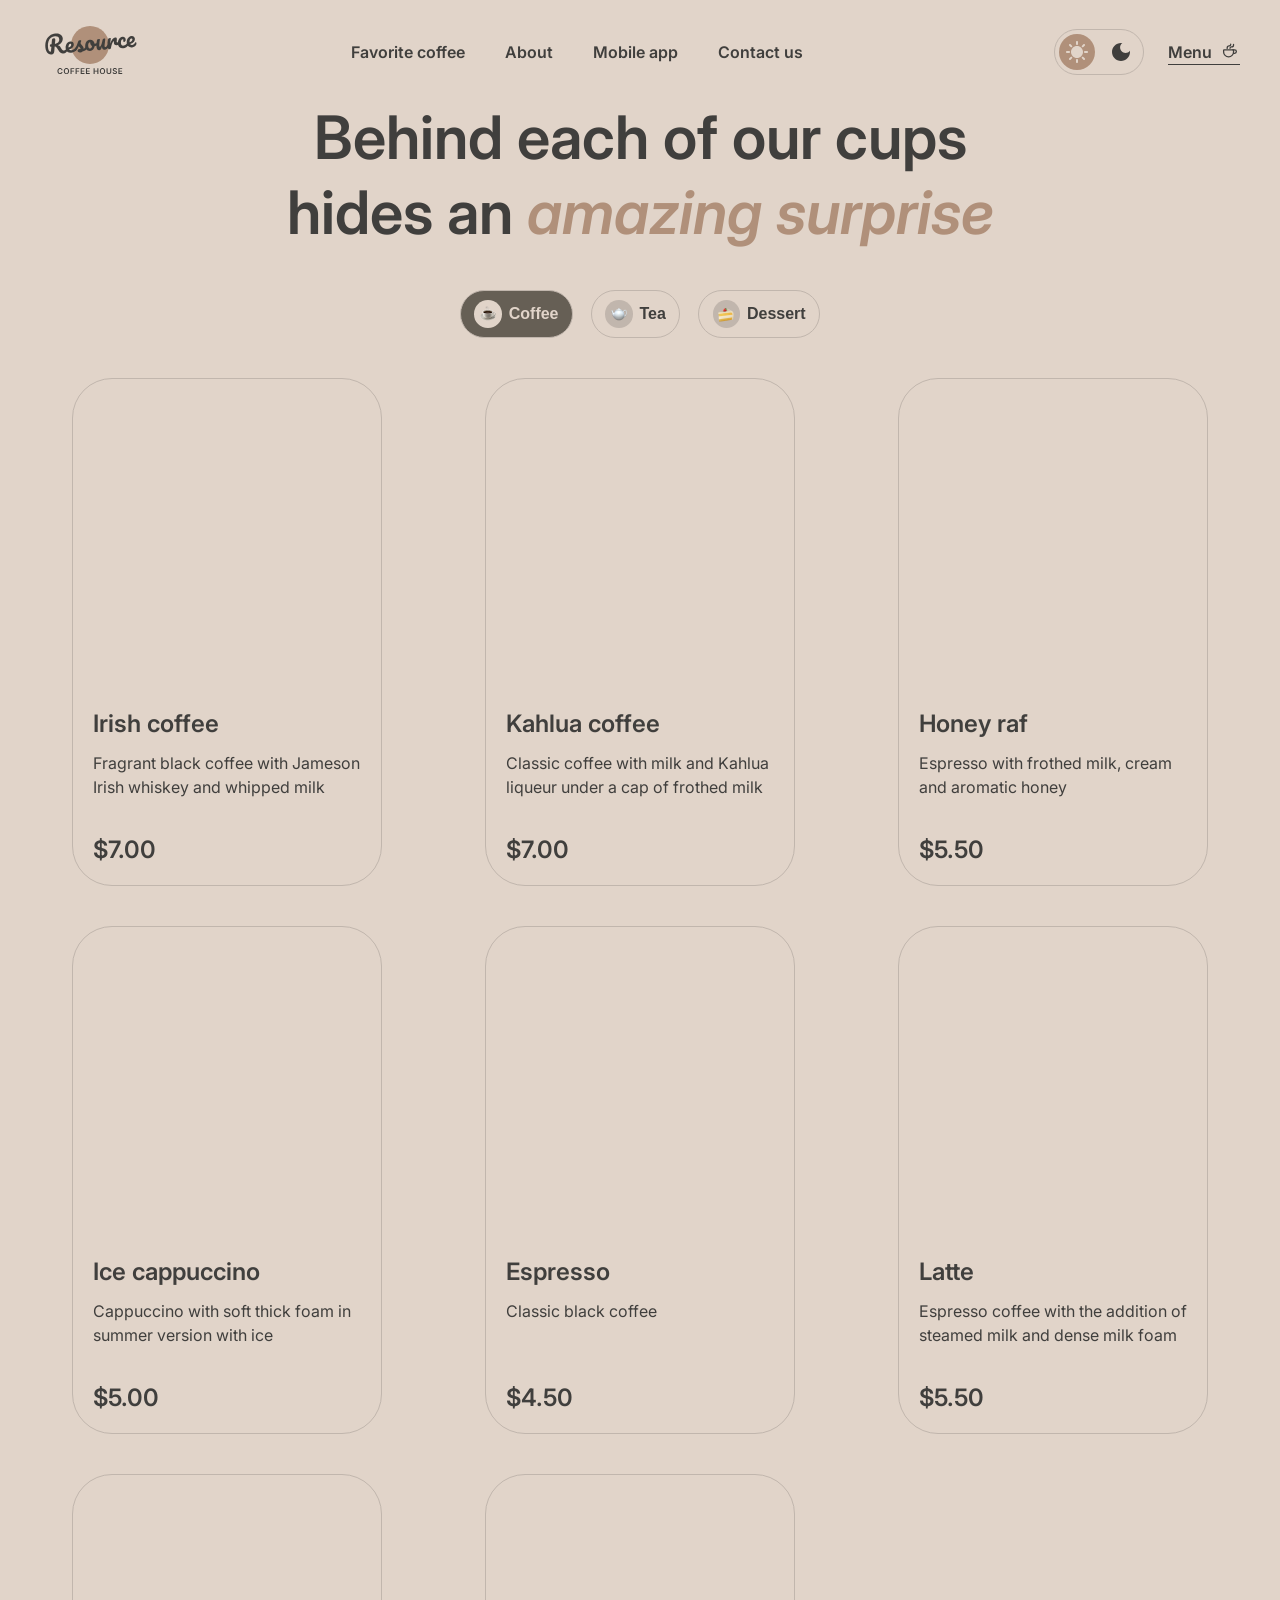
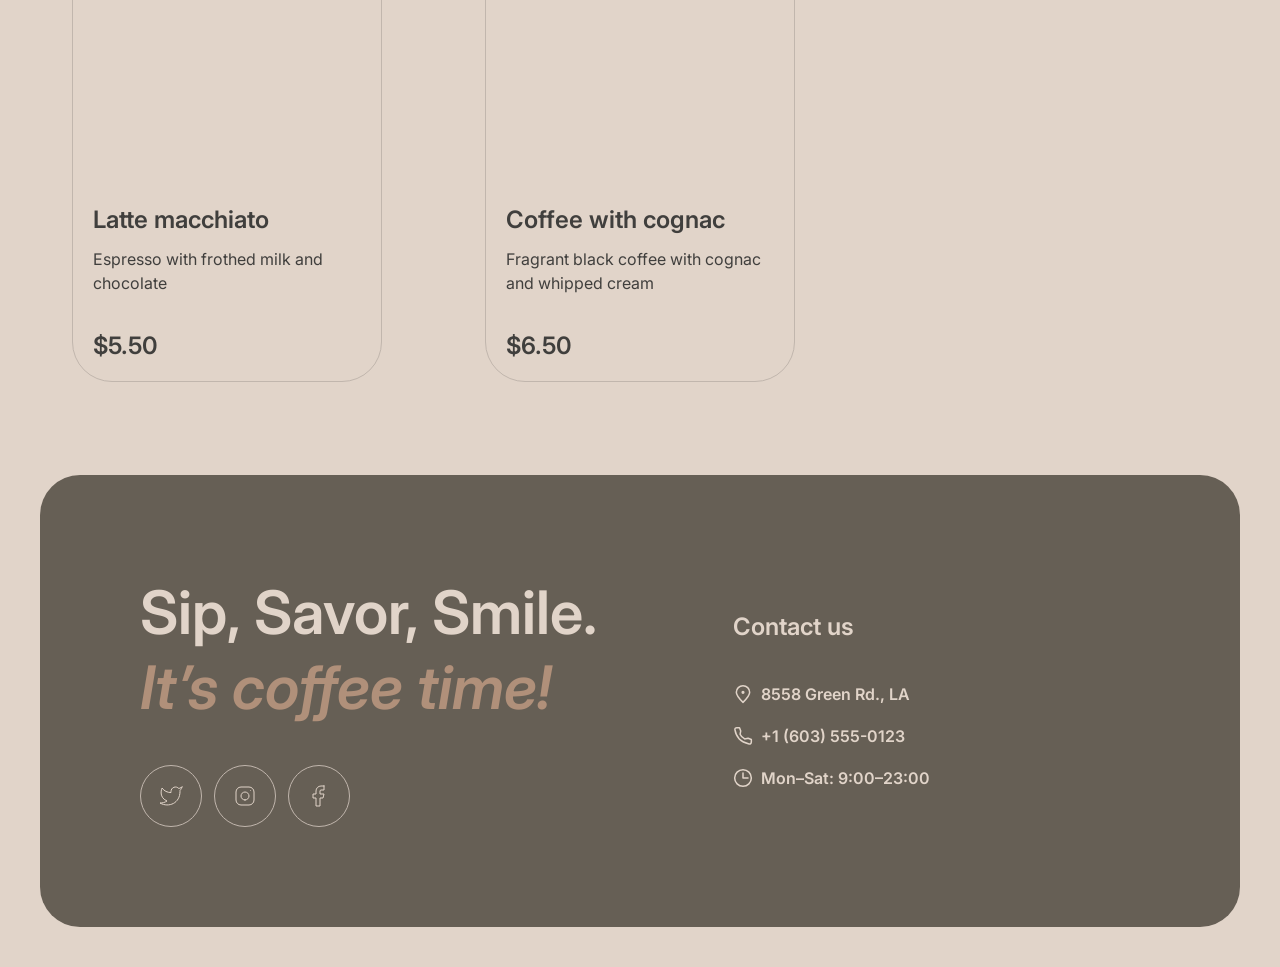
<file: menu.html>
<!doctype html>
<html lang="en">
  <head>
    <meta charset="UTF-8" />
    <meta name="viewport" content="width=device-width, initial-scale=1.0" />
    <link rel="stylesheet" href="./menu.css" />
    <link rel="icon" href="./img/home-page/logo.png" />
    <link rel="preconnect" href="https://fonts.googleapis.com" />
    <link rel="preconnect" href="https://fonts.gstatic.com" crossorigin />
    <link
      href="https://fonts.googleapis.com/css2?family=Inter:ital,opsz,wght@0,14..32,100..900;1,14..32,100..900&display=swap"
      rel="stylesheet"
    />
    <title>Coffee House Menu</title>
  </head>
  <body>
    <div class="container">
      <header class="header_container">
        <a class="logo_link" href="./index.html" aria-label="Coffee House home">
          <svg
            class="logo_img"
            width="100"
            height="60"
            viewBox="0 0 100 60"
            fill="none"
            aria-hidden="true"
            xmlns="http://www.w3.org/2000/svg"
          >
            <path
              d="M69 25C69 35.4934 60.4934 44 50 44C39.5066 44 31 35.4934 31 25C31 14.5066 39.5066 6 50 6C60.4934 6 69 14.5066 69 25Z"
              fill="#B0907A"
            />
            <path
              d="M95.6784 22.2913C95.8856 22.2732 96.0534 22.3548 96.1817 22.5364C96.326 22.7165 96.4127 22.9739 96.442 23.3086C96.4922 23.8824 96.4 24.3884 96.1652 24.8265C95.7789 25.5509 95.2359 26.1365 94.5362 26.5832C93.8524 27.0285 93.0084 27.295 92.0042 27.3829C90.4741 27.5168 89.2469 27.1664 88.3226 26.3318C87.3969 25.4812 86.8658 24.2749 86.7291 22.7129C86.6329 21.6131 86.7748 20.5727 87.1547 19.5919C87.5333 18.5951 88.1046 17.7822 88.8687 17.1532C89.6487 16.5229 90.5568 16.1623 91.5928 16.0717C92.5173 15.9908 93.2829 16.2049 93.8895 16.714C94.4948 17.2071 94.8386 17.9239 94.9209 18.8643C95.0171 19.9641 94.7016 20.9473 93.9743 21.814C93.2617 22.6633 91.9772 23.4021 90.1208 24.0303C90.5675 24.73 91.2451 25.0401 92.1537 24.9606C92.8072 24.9035 93.3279 24.7053 93.7158 24.3662C94.1197 24.0257 94.5692 23.4725 95.0643 22.7064C95.2346 22.4506 95.4393 22.3122 95.6784 22.2913ZM91.3914 18.4503C90.8016 18.5019 90.3295 18.8885 89.9751 19.6102C89.6365 20.3304 89.5098 21.1767 89.5949 22.149L89.5991 22.1968C90.5199 21.8914 91.2318 21.4918 91.7347 20.9981C92.2376 20.5044 92.4632 19.9626 92.4117 19.3729C92.3852 19.0701 92.2766 18.8386 92.0859 18.6786C91.9098 18.5013 91.6783 18.4252 91.3914 18.4503Z"
              fill="currentColor"
            />
            <path
              d="M83.2976 28.1446C81.7356 28.2813 80.4779 27.9497 79.5245 27.1497C78.5857 26.3324 78.0529 25.1985 77.926 23.7481C77.813 22.457 77.969 21.303 78.394 20.2861C78.819 19.2692 79.4149 18.4622 80.1818 17.8651C80.9487 17.268 81.7784 16.9304 82.671 16.8523C83.5477 16.7756 84.2481 16.9793 84.7723 17.4635C85.311 17.9303 85.6159 18.5702 85.6871 19.383C85.7456 20.0525 85.6437 20.6316 85.3813 21.1203C85.1348 21.6076 84.7725 21.8722 84.2944 21.9141C83.9915 21.9406 83.7382 21.8904 83.5344 21.7637C83.3465 21.6356 83.2414 21.444 83.2191 21.189C83.2093 21.0774 83.2141 20.9485 83.2334 20.8023C83.2527 20.6561 83.2676 20.5504 83.278 20.4852C83.3367 20.2392 83.357 20.0125 83.3389 19.8053C83.3208 19.5981 83.2511 19.4436 83.1297 19.3418C83.0243 19.2386 82.876 19.1953 82.6847 19.2121C82.3181 19.2441 81.9901 19.4415 81.7006 19.8041C81.4097 20.1508 81.193 20.6114 81.0506 21.186C80.9081 21.7606 80.8661 22.3826 80.9247 23.0521C81.0865 24.901 81.9723 25.7551 83.5821 25.6142C84.2356 25.557 84.9181 25.2805 85.6296 24.7846C86.3556 24.2714 87.0469 23.5444 87.7034 22.6036C87.8752 22.3637 88.0806 22.2333 88.3197 22.2124C88.5269 22.1942 88.6946 22.2759 88.8229 22.4574C88.9672 22.6375 89.054 22.895 89.0832 23.2297C89.1362 23.8354 89.028 24.3427 88.7587 24.7518C88.0904 25.7418 87.2526 26.5378 86.2452 27.1399C85.2524 27.7247 84.2699 28.0596 83.2976 28.1446Z"
              fill="currentColor"
            />
            <path
              d="M69.549 29.3476C68.9433 29.4006 68.485 29.1195 68.1742 28.5042C67.8794 27.8876 67.6706 26.8779 67.5479 25.4753C67.3666 23.4032 67.4892 21.4089 67.9158 19.4924C68.0188 19.0177 68.2207 18.6627 68.5213 18.4276C68.8365 18.1752 69.289 18.0232 69.8787 17.9716C70.1975 17.9437 70.4242 17.964 70.5586 18.0326C70.6931 18.1011 70.7701 18.2469 70.7897 18.4701C70.812 18.7251 70.7426 19.3094 70.5816 20.2229C70.478 20.8744 70.3993 21.4434 70.3455 21.93C70.2917 22.4165 70.2636 23.0132 70.2612 23.7201C70.6673 22.3033 71.1594 21.136 71.7376 20.2181C72.3158 19.3002 72.8997 18.6308 73.4892 18.2098C74.0947 17.7874 74.6605 17.5532 75.1865 17.5072C76.2225 17.4166 76.7858 17.8893 76.8765 18.9253C76.8946 19.1325 76.8668 19.6409 76.7931 20.4504C76.7214 21.0991 76.6925 21.5032 76.7064 21.6626C76.7552 22.2204 76.9789 22.4819 77.3773 22.4471C77.8236 22.408 78.3668 22.0072 79.0067 21.2445C79.1958 21.0191 79.4019 20.8967 79.6251 20.8772C79.8323 20.8591 80 20.9408 80.1283 21.1223C80.2712 21.2864 80.3559 21.5199 80.3824 21.8228C80.434 22.4125 80.315 22.8887 80.0255 23.2513C79.6197 23.7526 79.1285 24.1971 78.5521 24.5848C77.9903 24.9552 77.3746 25.1697 76.7052 25.2282C75.8604 25.3021 75.196 25.1434 74.7121 24.7521C74.2441 24.3594 73.978 23.7965 73.9139 23.0633C73.8929 22.8242 73.8959 22.583 73.9228 22.3397C73.9268 22.0182 73.9239 21.8016 73.9142 21.69C73.8919 21.435 73.793 21.3151 73.6177 21.3305C73.3786 21.3514 73.0836 21.6503 72.7325 22.2271C72.396 22.7865 72.0748 23.5213 71.7689 24.4314C71.4631 25.3415 71.2332 26.2932 71.0791 27.2864C70.9694 28.0509 70.8068 28.5791 70.5914 28.8709C70.3906 29.1455 70.0431 29.3044 69.549 29.3476Z"
              fill="currentColor"
            />
            <path
              d="M59.2462 30.2488C58.5289 30.3116 57.9106 30.0364 57.3912 29.4233C56.8863 28.7929 56.5906 27.9836 56.5042 26.9954C56.3996 25.8 56.3838 24.7012 56.4567 23.699C56.5282 22.6809 56.6985 21.5979 56.9675 20.4501C57.085 19.958 57.2782 19.5958 57.547 19.3635C57.8157 19.1312 58.2609 18.9878 58.8826 18.9334C59.2332 18.9028 59.4772 18.9376 59.6145 19.038C59.7677 19.1371 59.8541 19.2981 59.8736 19.5213C59.8847 19.6488 59.8347 20.0868 59.7235 20.8354C59.6157 21.4391 59.5349 21.9842 59.4811 22.4707C59.3088 24.1722 59.247 25.3019 59.2958 25.8598C59.3251 26.1945 59.3859 26.4301 59.4781 26.5666C59.569 26.6871 59.7021 26.7397 59.8774 26.7244C60.1165 26.7035 60.3904 26.4386 60.6993 25.9297C61.024 25.4195 61.3431 24.6608 61.6565 23.6536C61.9859 22.6451 62.2798 21.4148 62.5382 19.9627C62.6239 19.4734 62.7852 19.114 63.0221 18.8845C63.2749 18.6535 63.6643 18.5151 64.1903 18.4691C64.5569 18.437 64.8161 18.4625 64.9679 18.5456C65.1184 18.6127 65.204 18.7658 65.2249 19.0049C65.2598 19.4034 65.1561 20.5127 64.9138 22.3327C64.646 24.412 64.533 25.6907 64.5748 26.1688C64.6013 26.4717 64.686 26.7052 64.8289 26.8694C64.9703 27.0176 65.1447 27.0827 65.3519 27.0645C65.6706 27.0366 66.0285 26.8126 66.4254 26.3924C66.8368 25.9549 67.3708 25.2657 68.0273 24.3249C68.199 24.0851 68.4044 23.9547 68.6435 23.9337C68.8507 23.9156 69.0185 23.9973 69.1468 24.1788C69.291 24.3589 69.3778 24.6163 69.4071 24.9511C69.4629 25.5886 69.3547 26.096 69.0825 26.4731C68.471 27.3779 67.7905 28.1361 67.041 28.7477C66.3074 29.358 65.4385 29.707 64.4343 29.7949C63.6693 29.8618 63.0776 29.6165 62.6594 29.0588C62.2572 28.4997 62.0093 27.6862 61.9159 26.6183C61.7398 27.7259 61.4065 28.5982 60.9162 29.2354C60.4245 29.8566 59.8678 30.1944 59.2462 30.2488Z"
              fill="currentColor"
            />
            <path
              d="M57.5606 22.8796C57.7678 22.8614 57.9362 22.9511 58.0659 23.1485C58.1956 23.346 58.2744 23.6041 58.3023 23.9229C58.3692 24.688 58.1779 25.1625 57.7282 25.3463C56.8011 25.7647 55.7659 26.048 54.6225 26.1963C54.4367 27.5616 53.9332 28.6898 53.1117 29.5808C52.2888 30.4559 51.3115 30.9429 50.1799 31.0419C49.2235 31.1256 48.3824 30.9663 47.6566 30.564C46.9467 30.1603 46.383 29.5913 45.9654 28.8569C45.5478 28.1225 45.3 27.309 45.2219 26.4164C45.1159 25.205 45.2529 24.1089 45.6328 23.1281C46.0114 22.1313 46.5841 21.3343 47.351 20.7372C48.1165 20.1242 48.9933 19.7744 49.9816 19.688C51.1929 19.582 52.2022 19.9193 53.0093 20.6999C53.8309 21.4632 54.3592 22.453 54.5941 23.6691C55.339 23.5558 56.2177 23.3183 57.23 22.9567C57.3547 22.9136 57.4649 22.8879 57.5606 22.8796ZM50.1494 28.4908C50.6595 28.4462 51.0797 28.2007 51.41 27.7542C51.7563 27.3063 51.959 26.6863 52.0182 25.8941C51.4948 25.6026 51.0739 25.1977 50.7555 24.6795C50.4531 24.1599 50.2754 23.5972 50.2224 22.9916C50.2001 22.7365 50.2017 22.4794 50.2272 22.2202L50.1076 22.2307C49.4701 22.2864 48.9633 22.644 48.5873 23.3032C48.2259 23.9452 48.094 24.824 48.1916 25.9398C48.2683 26.8164 48.4942 27.4712 48.8694 27.9042C49.2605 28.3357 49.6872 28.5313 50.1494 28.4908Z"
              fill="currentColor"
            />
            <path
              d="M40.3103 32.4354C39.4815 32.508 38.8272 32.3725 38.3474 32.029C37.8836 31.6841 37.6307 31.2726 37.5889 30.7944C37.5527 30.38 37.6727 30.0081 37.9491 29.6787C38.2254 29.3494 38.6584 29.1589 39.2482 29.1073C39.4554 29.0892 39.6966 29.0922 39.9717 29.1163C40.2614 29.1231 40.4787 29.1282 40.6235 29.1316C40.5713 28.7185 40.4415 28.3364 40.2341 27.9851C40.0427 27.6325 39.8048 27.3 39.5205 26.9876C39.2348 26.6592 38.9692 26.3773 38.7237 26.1418C38.3119 27.1254 37.8861 27.9497 37.4464 28.6145C37.0226 29.278 36.5482 29.9137 36.0232 30.5218C35.7614 30.8338 35.4711 31.0038 35.1523 31.0316C34.8973 31.054 34.6824 30.9844 34.5077 30.823C34.3316 30.6457 34.2316 30.4216 34.2079 30.1506C34.1801 29.8318 34.2658 29.5272 34.4653 29.2367L34.7426 28.827C35.5244 27.6664 36.1078 26.7159 36.4928 25.9756C36.7233 25.4896 36.9884 24.8481 37.288 24.0509C37.5863 23.2379 37.8745 22.4016 38.1527 21.542C38.3942 20.8142 38.9931 20.4085 39.9494 20.3248C40.3957 20.2858 40.71 20.2984 40.8923 20.3628C41.0746 20.4271 41.1734 20.547 41.1888 20.7223C41.1971 20.8179 41.1785 20.9722 41.1329 21.1849C41.0873 21.3977 41.0177 21.6126 40.9243 21.8296C40.6876 22.4285 40.5867 22.9272 40.6215 23.3257C40.6424 23.5647 40.7451 23.8208 40.9296 24.0937C41.1301 24.3653 41.4244 24.7009 41.8127 25.1006C42.3814 25.7254 42.8141 26.2657 43.111 26.7216C43.4224 27.1601 43.6025 27.6583 43.6513 28.2162C43.6652 28.3756 43.6688 28.6001 43.662 28.8898C44.4166 28.5187 45.2626 27.6335 46.2003 26.2345C46.372 25.9946 46.5774 25.8642 46.8165 25.8433C47.0237 25.8252 47.1915 25.9069 47.3198 26.0884C47.464 26.2685 47.5508 26.5259 47.5801 26.8606C47.6331 27.4663 47.5249 27.9737 47.2555 28.3827C46.545 29.4407 45.8392 30.185 45.1381 30.6158C44.4515 31.0292 43.5756 31.2985 42.5105 31.4238C41.9204 32.0215 41.187 32.3587 40.3103 32.4354Z"
              fill="currentColor"
            />
            <path
              d="M36.6161 26.7357C36.8233 26.7175 36.9911 26.7992 37.1194 26.9807C37.2636 27.1608 37.3504 27.4183 37.3797 27.753C37.4355 28.3905 37.3273 28.8979 37.0551 29.2751C36.5281 30.0439 35.7492 30.7786 34.7183 31.4791C33.7034 32.1782 32.5823 32.5815 31.355 32.6888C29.6814 32.8353 28.3426 32.4947 27.3386 31.667C26.3347 30.8394 25.7637 29.6365 25.6256 28.0586C25.5294 26.9588 25.6713 25.9185 26.0512 24.9376C26.4298 23.9408 27.0011 23.1279 27.7652 22.4989C28.5452 21.8686 29.4533 21.508 30.4893 21.4174C31.4138 21.3365 32.1793 21.5506 32.786 22.0597C33.3913 22.5528 33.7351 23.2696 33.8173 24.21C33.9136 25.3098 33.5981 26.293 32.8708 27.1597C32.1581 28.009 30.8816 28.7471 29.0412 29.3739C29.5039 30.0722 30.293 30.3726 31.4088 30.275C32.126 30.2122 32.9173 29.894 33.7826 29.3204C34.6625 28.7295 35.4016 27.9983 35.9999 27.1269C36.1716 26.887 36.377 26.7566 36.6161 26.7357ZM30.2878 23.796C29.6981 23.8476 29.226 24.2342 28.8715 24.9559C28.533 25.6761 28.4063 26.5224 28.4914 27.4947L28.4955 27.5425C29.4164 27.2371 30.1283 26.8375 30.6312 26.3438C31.1341 25.8501 31.3597 25.3083 31.3081 24.7186C31.2816 24.4158 31.1731 24.1843 30.9824 24.0243C30.8063 23.847 30.5747 23.7709 30.2878 23.796Z"
              fill="currentColor"
            />
            <path
              d="M27.6906 27.5167C27.8978 27.4986 28.0656 27.5803 28.1939 27.7618C28.3382 27.9419 28.4249 28.1993 28.4542 28.5341C28.5086 29.1557 28.4004 29.6631 28.1296 30.0561C27.4454 31.0476 26.7351 31.8324 25.9987 32.4108C25.261 32.9733 24.3581 33.3012 23.2902 33.3946C22.2541 33.4853 21.3451 33.2837 20.5631 32.79C19.797 32.2949 19.028 31.3985 18.256 30.1009C17.6351 29.063 17.151 28.3023 16.8035 27.8188C16.4547 27.3193 16.119 26.9712 15.7967 26.7745C15.4903 26.5765 15.1198 26.4724 14.6852 26.4622C14.6508 26.8025 14.5595 27.8705 14.4114 29.6663C14.3537 30.4744 14.3165 30.9675 14.3 31.1456C14.2256 32.1319 13.9724 32.9089 13.5402 33.4767C13.1067 34.0286 12.4038 34.3471 11.4315 34.4321C10.3636 34.5256 9.38799 34.2977 8.50477 33.7486C7.63609 33.1822 6.9298 32.3606 6.38589 31.2839C5.84059 30.1913 5.50518 28.9277 5.37968 27.4932C5.1454 24.8154 5.40544 22.4638 6.15978 20.4383C6.93006 18.4115 8.10738 16.8148 9.69174 15.6483C11.2906 14.4644 13.1899 13.7763 15.3895 13.5838C16.9196 13.45 18.223 13.5688 19.2994 13.9404C20.3759 14.312 21.1968 14.8826 21.762 15.6523C22.3432 16.4206 22.6784 17.3148 22.7676 18.3349C22.8457 19.2275 22.7073 20.1229 22.3522 21.0213C22.0117 21.9023 21.4476 22.7066 20.66 23.434C19.8724 24.1614 18.8869 24.7375 17.7034 25.1622C18.4866 25.3025 19.1057 25.5856 19.5605 26.0116C20.0154 26.4376 20.4891 27.0787 20.9816 27.9351C21.5115 28.8524 22.0112 29.5153 22.4806 29.924C22.966 30.3312 23.4955 30.5098 24.0693 30.4596C24.5794 30.4149 25.0509 30.205 25.4838 29.8299C25.9154 29.4388 26.4456 28.7981 27.0744 27.9079C27.2461 27.6681 27.4515 27.5377 27.6906 27.5167ZM11.3837 26.727C10.8418 26.7744 10.4561 26.6797 10.2266 26.4428C10.013 26.2045 9.89225 25.9259 9.86436 25.6071C9.8309 25.2246 9.92394 24.9113 10.1435 24.6672C10.379 24.4218 10.6562 24.2851 10.9749 24.2572L11.5727 24.2049C11.691 22.6206 11.8123 21.2528 11.9364 20.1016C12.053 19.0474 12.6771 18.4708 13.8088 18.3718C14.7173 18.2923 15.2071 18.659 15.2782 19.4719C15.2936 19.6473 15.2975 19.7835 15.2899 19.8805L14.9199 23.9121C15.7764 23.789 16.5393 23.5134 17.2085 23.0855C17.8937 22.6561 18.4149 22.0966 18.7722 21.4068C19.1454 20.7156 19.2957 19.9556 19.2232 19.1268C19.1353 18.1226 18.7236 17.3636 17.988 16.8498C17.2524 16.3359 16.2232 16.1369 14.9002 16.2526C13.3382 16.3893 12.0016 16.8997 10.8904 17.7839C9.79381 18.6508 8.98568 19.8779 8.46605 21.4653C7.94503 23.0366 7.78003 24.9142 7.97108 27.0978C8.06033 28.1179 8.24063 28.9855 8.51198 29.7006C8.78334 30.4157 9.08648 30.9432 9.42139 31.2834C9.75631 31.6235 10.0592 31.7817 10.3302 31.7579C10.5374 31.7398 10.6957 31.6216 10.8051 31.4032C10.9304 31.1834 11.0127 30.839 11.052 30.3698L11.3837 26.727Z"
              fill="currentColor"
            />
            <path
              d="M78.4023 54.0001V48.1819H82.1864V49.0654H79.4563V50.645H81.9904V51.5285H79.4563V53.1165H82.2092V54.0001H78.4023Z"
              fill="currentColor"
            />
            <path
              d="M75.9698 49.7813C75.9433 49.5332 75.8316 49.34 75.6346 49.2017C75.4395 49.0635 75.1857 48.9943 74.8732 48.9943C74.6535 48.9943 74.4651 49.0275 74.3079 49.0938C74.1507 49.1601 74.0304 49.25 73.9471 49.3637C73.8638 49.4773 73.8211 49.607 73.8192 49.7529C73.8192 49.8741 73.8467 49.9792 73.9016 50.0682C73.9585 50.1572 74.0352 50.233 74.1317 50.2955C74.2283 50.3561 74.3353 50.4072 74.4528 50.4489C74.5702 50.4906 74.6886 50.5256 74.8079 50.554L75.3533 50.6904C75.573 50.7415 75.7842 50.8106 75.9869 50.8977C76.1914 50.9849 76.3742 51.0947 76.5352 51.2273C76.698 51.3599 76.8268 51.5199 76.9215 51.7074C77.0162 51.8949 77.0636 52.1146 77.0636 52.3665C77.0636 52.7074 76.9764 53.0076 76.8022 53.2671C76.628 53.5246 76.3761 53.7263 76.0465 53.8722C75.7189 54.0161 75.3221 54.0881 74.8562 54.0881C74.4035 54.0881 74.0105 54.018 73.6772 53.8779C73.3458 53.7377 73.0863 53.5332 72.8988 53.2642C72.7132 52.9953 72.6128 52.6676 72.5977 52.2813H73.6346C73.6497 52.4839 73.7122 52.6525 73.8221 52.787C73.9319 52.9214 74.0749 53.0218 74.2511 53.0881C74.4291 53.1544 74.628 53.1875 74.8477 53.1875C75.0768 53.1875 75.2776 53.1534 75.4499 53.0852C75.6242 53.0152 75.7605 52.9186 75.859 52.7955C75.9575 52.6705 76.0077 52.5246 76.0096 52.358C76.0077 52.2065 75.9632 52.0815 75.8761 51.983C75.7889 51.8826 75.6668 51.7993 75.5096 51.733C75.3543 51.6648 75.1725 51.6042 74.9641 51.5512L74.3022 51.3807C73.823 51.2576 73.4442 51.071 73.1658 50.821C72.8893 50.5692 72.7511 50.2349 72.7511 49.8182C72.7511 49.4754 72.8439 49.1752 73.0295 48.9176C73.217 48.6601 73.4717 48.4602 73.7937 48.3182C74.1156 48.1743 74.4802 48.1023 74.8874 48.1023C75.3003 48.1023 75.6621 48.1743 75.9727 48.3182C76.2852 48.4602 76.5304 48.6582 76.7085 48.912C76.8865 49.1638 76.9783 49.4536 76.984 49.7813H75.9698Z"
              fill="currentColor"
            />
            <path
              d="M70.2086 48.1819H71.2626V51.983C71.2626 52.3997 71.1641 52.7662 70.9672 53.0825C70.7721 53.3987 70.4975 53.6459 70.1433 53.8239C69.7891 54.0001 69.3753 54.0881 68.9018 54.0881C68.4264 54.0881 68.0117 54.0001 67.6575 53.8239C67.3033 53.6459 67.0287 53.3987 66.8336 53.0825C66.6386 52.7662 66.541 52.3997 66.541 51.983V48.1819H67.595V51.895C67.595 52.1374 67.648 52.3533 67.7541 52.5427C67.862 52.7321 68.0136 52.8807 68.2086 52.9887C68.4037 53.0948 68.6348 53.1478 68.9018 53.1478C69.1689 53.1478 69.3999 53.0948 69.595 52.9887C69.792 52.8807 69.9435 52.7321 70.0495 52.5427C70.1556 52.3533 70.2086 52.1374 70.2086 51.895V48.1819Z"
              fill="currentColor"
            />
            <path
              d="M65.1435 51.0909C65.1435 51.7178 65.026 52.2548 64.7912 52.7017C64.5582 53.1468 64.2401 53.4877 63.8366 53.7245C63.4351 53.9612 62.9796 54.0796 62.4702 54.0796C61.9607 54.0796 61.5043 53.9612 61.1009 53.7245C60.6993 53.4858 60.3812 53.144 60.1463 52.6989C59.9134 52.2519 59.7969 51.7159 59.7969 51.0909C59.7969 50.464 59.9134 49.9281 60.1463 49.483C60.3812 49.036 60.6993 48.6942 61.1009 48.4574C61.5043 48.2207 61.9607 48.1023 62.4702 48.1023C62.9796 48.1023 63.4351 48.2207 63.8366 48.4574C64.2401 48.6942 64.5582 49.036 64.7912 49.483C65.026 49.9281 65.1435 50.464 65.1435 51.0909ZM64.0838 51.0909C64.0838 50.6496 64.0147 50.2775 63.8764 49.9745C63.7401 49.6695 63.5507 49.4394 63.3082 49.2841C63.0658 49.1269 62.7865 49.0483 62.4702 49.0483C62.1539 49.0483 61.8745 49.1269 61.6321 49.2841C61.3897 49.4394 61.1993 49.6695 61.0611 49.9745C60.9247 50.2775 60.8565 50.6496 60.8565 51.0909C60.8565 51.5322 60.9247 51.9053 61.0611 52.2102C61.1993 52.5133 61.3897 52.7434 61.6321 52.9006C61.8745 53.0559 62.1539 53.1335 62.4702 53.1335C62.7865 53.1335 63.0658 53.0559 63.3082 52.9006C63.5507 52.7434 63.7401 52.5133 63.8764 52.2102C64.0147 51.9053 64.0838 51.5322 64.0838 51.0909Z"
              fill="currentColor"
            />
            <path
              d="M53.5918 54.0001V48.1819H54.6458V50.645H57.3418V48.1819H58.3986V54.0001H57.3418V51.5285H54.6458V54.0001H53.5918Z"
              fill="currentColor"
            />
            <path
              d="M45.9492 54.0001V48.1819H49.7333V49.0654H47.0032V50.645H49.5373V51.5285H47.0032V53.1165H49.756V54.0001H45.9492Z"
              fill="currentColor"
            />
            <path
              d="M40.6895 54.0001V48.1819H44.4735V49.0654H41.7434V50.645H44.2775V51.5285H41.7434V53.1165H44.4963V54.0001H40.6895Z"
              fill="currentColor"
            />
            <path
              d="M35.6016 54.0001V48.1819H39.3288V49.0654H36.6555V50.645H39.0732V51.5285H36.6555V54.0001H35.6016Z"
              fill="currentColor"
            />
            <path
              d="M30.5137 54.0001V48.1819H34.2409V49.0654H31.5676V50.645H33.9853V51.5285H31.5676V54.0001H30.5137Z"
              fill="currentColor"
            />
            <path
              d="M29.1181 51.0909C29.1181 51.7178 29.0007 52.2548 28.7658 52.7017C28.5328 53.1468 28.2147 53.4877 27.8113 53.7245C27.4097 53.9612 26.9542 54.0796 26.4448 54.0796C25.9353 54.0796 25.4789 53.9612 25.0755 53.7245C24.6739 53.4858 24.3558 53.144 24.1209 52.6989C23.888 52.2519 23.7715 51.7159 23.7715 51.0909C23.7715 50.464 23.888 49.9281 24.1209 49.483C24.3558 49.036 24.6739 48.6942 25.0755 48.4574C25.4789 48.2207 25.9353 48.1023 26.4448 48.1023C26.9542 48.1023 27.4097 48.2207 27.8113 48.4574C28.2147 48.6942 28.5328 49.036 28.7658 49.483C29.0007 49.9281 29.1181 50.464 29.1181 51.0909ZM28.0584 51.0909C28.0584 50.6496 27.9893 50.2775 27.851 49.9745C27.7147 49.6695 27.5253 49.4394 27.2828 49.2841C27.0404 49.1269 26.7611 49.0483 26.4448 49.0483C26.1285 49.0483 25.8491 49.1269 25.6067 49.2841C25.3643 49.4394 25.1739 49.6695 25.0357 49.9745C24.8993 50.2775 24.8311 50.6496 24.8311 51.0909C24.8311 51.5322 24.8993 51.9053 25.0357 52.2102C25.1739 52.5133 25.3643 52.7434 25.6067 52.9006C25.8491 53.0559 26.1285 53.1335 26.4448 53.1335C26.7611 53.1335 27.0404 53.0559 27.2828 52.9006C27.5253 52.7434 27.7147 52.5133 27.851 52.2102C27.9893 51.9053 28.0584 51.5322 28.0584 51.0909Z"
              fill="currentColor"
            />
            <path
              d="M22.5536 50.1449H21.4911C21.4608 49.9707 21.4049 49.8163 21.3235 49.6818C21.2421 49.5455 21.1407 49.4299 21.0195 49.3352C20.8983 49.2406 20.7601 49.1695 20.6048 49.1222C20.4513 49.0729 20.2856 49.0483 20.1076 49.0483C19.7913 49.0483 19.511 49.1279 19.2667 49.287C19.0224 49.4442 18.8311 49.6752 18.6928 49.9801C18.5546 50.2832 18.4854 50.6534 18.4854 51.0909C18.4854 51.536 18.5546 51.911 18.6928 52.2159C18.833 52.519 19.0243 52.7481 19.2667 52.9034C19.511 53.0568 19.7904 53.1335 20.1048 53.1335C20.279 53.1335 20.4419 53.1108 20.5934 53.0654C20.7468 53.018 20.8841 52.9489 21.0053 52.858C21.1284 52.7671 21.2317 52.6553 21.315 52.5227C21.4002 52.3902 21.4589 52.2387 21.4911 52.0682L22.5536 52.0739C22.5138 52.3504 22.4277 52.6099 22.2951 52.8523C22.1644 53.0947 21.993 53.3087 21.7809 53.4943C21.5688 53.6781 21.3207 53.822 21.0366 53.9262C20.7525 54.0284 20.4371 54.0796 20.0906 54.0796C19.5792 54.0796 19.1228 53.9612 18.7212 53.7245C18.3197 53.4877 18.0034 53.1459 17.7724 52.6989C17.5413 52.2519 17.4258 51.7159 17.4258 51.0909C17.4258 50.464 17.5423 49.9281 17.7752 49.483C18.0082 49.036 18.3254 48.6942 18.7269 48.4574C19.1284 48.2207 19.583 48.1023 20.0906 48.1023C20.4144 48.1023 20.7156 48.1477 20.994 48.2387C21.2724 48.3296 21.5205 48.4631 21.7383 48.6392C21.9561 48.8135 22.1351 49.0275 22.2752 49.2813C22.4173 49.5332 22.5101 49.821 22.5536 50.1449Z"
              fill="currentColor"
            />
          </svg>
        </a>
        <nav>
          <ul class="header_list">
            <li>
              <a class="header_link" href="./index.html#favorite"
                >Favorite coffee</a
              >
            </li>
            <li><a class="header_link" href="./index.html#about">About</a></li>
            <li>
              <a class="header_link" href="./index.html#mobile_app"
                >Mobile app</a
              >
            </li>
            <li><a class="header_link" href="#contacts">Contact us</a></li>
            <li>
              <a class="header_link menu_link_burger hidden" href="./menu.html"
                ><p>Menu</p>
                <svg
                  class="coffee_cup_icon coffee_cup_icon_burger"
                  width="20"
                  height="20"
                  viewBox="0 0 20 20"
                  fill="none"
                  aria-hidden="true"
                  xmlns="http://www.w3.org/2000/svg"
                >
                  <path
                    d="M14.166 9.76667V11.6667C14.166 14.8883 11.5543 17.5 8.33268 17.5C5.11102 17.5 2.49935 14.8883 2.49935 11.6667V9.76667C2.49935 9.4353 2.76798 9.16667 3.09935 9.16667H13.566C13.8974 9.16667 14.166 9.4353 14.166 9.76667Z"
                    stroke="currentColor"
                    stroke-width="1.5"
                    stroke-linecap="round"
                    stroke-linejoin="round"
                  />
                  <path
                    d="M9.99935 7.49996C9.99935 6.66663 10.5946 5.83329 11.7851 5.83329C13.1 5.83329 14.166 4.7673 14.166 3.45234V2.91663"
                    stroke="currentColor"
                    stroke-width="1.5"
                    stroke-linecap="round"
                    stroke-linejoin="round"
                  />
                  <path
                    d="M6.66732 7.5V7.08333C6.66732 5.70262 7.78661 4.58333 9.16732 4.58333C10.0878 4.58333 10.834 3.83714 10.834 2.91667V2.5"
                    stroke="currentColor"
                    stroke-width="1.5"
                    stroke-linecap="round"
                    stroke-linejoin="round"
                  />
                  <path
                    d="M13.334 9.16663H15.4173C16.5679 9.16663 17.5007 10.0994 17.5007 11.25C17.5007 12.4006 16.5679 13.3333 15.4173 13.3333H14.1673"
                    stroke="currentColor"
                    stroke-width="1.5"
                    stroke-linecap="round"
                    stroke-linejoin="round"
                  />
                </svg>
              </a>
            </li>
          </ul>
        </nav>
        <div class="header_options">
          <div class="theme_switch">
            <button
              class="theme_btn"
              id="sun_btn"
              aria-label="Switch to light theme"
              type="button"
              disabled
            >
              <svg
                class="sun_svg"
                width="22"
                height="22"
                viewBox="0 0 22 22"
                fill="none"
                aria-hidden="true"
                xmlns="http://www.w3.org/2000/svg"
              >
                <path
                  d="M10 3V1C10 0.45 10.45 0 11 0C11.55 0 12 0.45 12 1V3C12 3.55 11.55 4 11 4C10.45 4 10 3.55 10 3ZM17.36 6.05L18.77 4.63C19.16 4.24 19.16 3.61 18.77 3.22C18.38 2.83 17.75 2.83 17.36 3.22L15.95 4.64C15.56 5.03 15.56 5.66 15.95 6.05C16.34 6.44 16.97 6.44 17.36 6.05ZM21 10H19C18.45 10 18 10.45 18 11C18 11.55 18.45 12 19 12H21C21.55 12 22 11.55 22 11C22 10.45 21.55 10 21 10ZM11 18C10.45 18 10 18.45 10 19V21C10 21.55 10.45 22 11 22C11.55 22 12 21.55 12 21V19C12 18.45 11.55 18 11 18ZM4.64 6.05L3.22 4.64C2.83 4.25 2.83 3.61 3.22 3.23C3.61 2.85 4.25 2.84 4.63 3.23L6.04 4.64C6.43 5.03 6.43 5.67 6.04 6.05C5.65 6.43 5.02 6.44 4.64 6.05ZM15.95 15.95C15.56 16.34 15.56 16.98 15.95 17.36L17.36 18.77C17.75 19.16 18.39 19.16 18.77 18.77C19.16 18.38 19.16 17.74 18.77 17.36L17.36 15.95C16.98 15.56 16.34 15.56 15.95 15.95ZM1 12H3C3.55 12 4 11.55 4 11C4 10.45 3.55 10 3 10H1C0.45 10 0 10.45 0 11C0 11.55 0.45 12 1 12ZM4.64 18.78L6.05 17.37C6.44 16.98 6.44 16.34 6.05 15.96C5.66 15.58 5.02 15.57 4.64 15.96L3.23 17.37C2.84 17.76 2.84 18.4 3.23 18.78C3.61 19.17 4.25 19.17 4.64 18.78ZM11 5C7.69 5 5 7.69 5 11C5 14.31 7.69 17 11 17C14.31 17 17 14.31 17 11C17 7.69 14.31 5 11 5Z"
                  fill="currentColor"
                />
              </svg>
            </button>
            <button
              class="theme_btn"
              id="moon_btn"
              aria-label="Switch to dark theme"
              type="button"
            >
              <svg
                class="moon_svg"
                width="18"
                height="18"
                viewBox="0 0 18 18"
                fill="none"
                aria-hidden="true"
                xmlns="http://www.w3.org/2000/svg"
              >
                <path
                  d="M9 0C4.03 0 0 4.03 0 9C0 13.97 4.03 18 9 18C13.97 18 18 13.97 18 9C18 8.54 17.96 8.08 17.9 7.64C16.92 9.01 15.32 9.9 13.5 9.9C10.52 9.9 8.1 7.48 8.1 4.5C8.1 2.69 8.99 1.08 10.36 0.0999999C9.92 0.0399999 9.46 0 9 0Z"
                  fill="currentColor"
                />
              </svg>
            </button>
          </div>
          <a class="header_link menu_link" href="./menu.html"
            ><p>Menu</p>
            <svg
              class="coffee_cup_icon"
              width="20"
              height="20"
              viewBox="0 0 20 20"
              fill="none"
              aria-hidden="true"
              xmlns="http://www.w3.org/2000/svg"
            >
              <path
                d="M14.166 9.76667V11.6667C14.166 14.8883 11.5543 17.5 8.33268 17.5C5.11102 17.5 2.49935 14.8883 2.49935 11.6667V9.76667C2.49935 9.4353 2.76798 9.16667 3.09935 9.16667H13.566C13.8974 9.16667 14.166 9.4353 14.166 9.76667Z"
                stroke="currentColor"
                stroke-width="1.5"
                stroke-linecap="round"
                stroke-linejoin="round"
              />
              <path
                d="M9.99935 7.49996C9.99935 6.66663 10.5946 5.83329 11.7851 5.83329C13.1 5.83329 14.166 4.7673 14.166 3.45234V2.91663"
                stroke="currentColor"
                stroke-width="1.5"
                stroke-linecap="round"
                stroke-linejoin="round"
              />
              <path
                d="M6.66732 7.5V7.08333C6.66732 5.70262 7.78661 4.58333 9.16732 4.58333C10.0878 4.58333 10.834 3.83714 10.834 2.91667V2.5"
                stroke="currentColor"
                stroke-width="1.5"
                stroke-linecap="round"
                stroke-linejoin="round"
              />
              <path
                d="M13.334 9.16663H15.4173C16.5679 9.16663 17.5007 10.0994 17.5007 11.25C17.5007 12.4006 16.5679 13.3333 15.4173 13.3333H14.1673"
                stroke="currentColor"
                stroke-width="1.5"
                stroke-linecap="round"
                stroke-linejoin="round"
              />
            </svg>
          </a>
          <div class="burger_wrapper">
            <button
              class="btns burger_btn"
              id="burger_default"
              type="button"
              aria-label="Open menu"
            >
              <svg
                class="burger_icon"
                width="44"
                height="44"
                viewBox="0 0 44 44"
                fill="none"
                xmlns="http://www.w3.org/2000/svg"
              >
                <rect
                  x="0.5"
                  y="0.5"
                  width="43"
                  height="43"
                  rx="21.5"
                  stroke="currentColor"
                />
                <path
                  d="M14 18H30"
                  stroke="currentColor"
                  stroke-width="1.5"
                  stroke-linecap="round"
                  stroke-linejoin="round"
                />
                <path
                  d="M14 26H30"
                  stroke="currentColor"
                  stroke-width="1.5"
                  stroke-linecap="round"
                  stroke-linejoin="round"
                />
              </svg>
            </button>
            <button
              class="btns burger_btn"
              id="burger_active"
              type="button"
              aria-label="Close menu"
            >
              <svg
                class="burger_icon"
                width="44"
                height="44"
                viewBox="0 0 44 44"
                fill="none"
                xmlns="http://www.w3.org/2000/svg"
              >
                <rect
                  x="0.5"
                  y="0.5"
                  width="43"
                  height="43"
                  rx="21.5"
                  stroke="currentColor"
                />
                <path
                  d="M16.3438 16.3431L27.6575 27.6568"
                  stroke="currentColor"
                  stroke-width="1.5"
                  stroke-linecap="round"
                  stroke-linejoin="round"
                />
                <path
                  d="M16.3438 27.6568L27.6575 16.3431"
                  stroke="currentColor"
                  stroke-width="1.5"
                  stroke-linecap="round"
                  stroke-linejoin="round"
                />
              </svg>
            </button>
          </div>
        </div>
      </header>
      <main>
        <section class="menu_container">
          <h1 class="menu_title">
            Behind each of our cups hides an
            <span class="text_accent">amazing surprise</span>
          </h1>
          <div class="tabs_container">
            <button
              class="tab_item active_tab"
              type="button"
              data-category="Coffee"
              disabled
            >
              <span class="icon_container">
                <img class="tab_icon" src="./img/icons/coffee.png" alt="" />
              </span>
              <span class="tab_title">Coffee</span>
            </button>
            <button class="tab_item" type="button" data-category="Tea">
              <span class="icon_container">
                <img class="tab_icon" src="./img/icons/tea.png" alt="" />
              </span>
              <span class="tab_title">Tea</span>
            </button>
            <button class="tab_item" type="button" data-category="Dessert">
              <span class="icon_container">
                <img class="tab_icon" src="./img/icons/dessert.png" alt="" />
              </span>
              <span class="tab_title">Dessert</span>
            </button>
          </div>
          <div class="menu_grid collapsed"></div>
          <button
            class="btns"
            id="upload_btn"
            type="button"
            aria-label="Load more"
          >
            <svg
              width="60"
              height="60"
              viewBox="0 0 60 60"
              fill="none"
              xmlns="http://www.w3.org/2000/svg"
            >
              <rect
                x="0.5"
                y="0.5"
                width="59"
                height="59"
                rx="29.5"
                stroke="currentColor"
              />
              <path
                d="M39.8883 31.5C39.1645 36.3113 35.013 40 30 40C24.4772 40 20 35.5228 20 30C20 24.4772 24.4772 20 30 20C34.1006 20 37.6248 22.4682 39.1679 26"
                stroke="currentColor"
                stroke-linecap="round"
                stroke-linejoin="round"
              />
              <path
                d="M35 26H39.4C39.7314 26 40 25.7314 40 25.4V21"
                stroke="currentColor"
                stroke-linecap="round"
                stroke-linejoin="round"
              />
            </svg>
          </button>
        </section>
      </main>
      <footer class="footer_container" id="contacts">
        <div class="contacts_offer">
          <h2 class="contacts_title">
            Sip, Savor, Smile.<br />
            <span class="text_accent">It’s coffee time!</span>
          </h2>
          <div class="socials_container">
            <a
              class="social_icon_container"
              href="https://x.com"
              target="_blank"
              rel="noopener noreferrer"
              aria-label="X (Twitter)"
            >
              <svg
                class="social_icon twitter"
                width="24"
                height="24"
                viewBox="0 0 24 24"
                fill="none"
                aria-hidden="true"
                xmlns="http://www.w3.org/2000/svg"
              >
                <path
                  d="M23 3.01006C23 3.01006 20.9821 4.20217 19.86 4.54006C19.2577 3.84757 18.4573 3.35675 17.567 3.13398C16.6767 2.91122 15.7395 2.96725 14.8821 3.29451C14.0247 3.62177 13.2884 4.20446 12.773 4.96377C12.2575 5.72309 11.9877 6.62239 12 7.54006V8.54006C10.2426 8.58562 8.50127 8.19587 6.93101 7.4055C5.36074 6.61513 4.01032 5.44869 3 4.01006C3 4.01006 -1 13.0101 8 17.0101C5.94053 18.408 3.48716 19.109 1 19.0101C10 24.0101 21 19.0101 21 7.51006C20.9991 7.23151 20.9723 6.95365 20.92 6.68006C21.9406 5.67355 23 3.01006 23 3.01006Z"
                  stroke="currentColor"
                  stroke-linecap="round"
                  stroke-linejoin="round"
                /></svg
            ></a>
            <a
              class="social_icon_container"
              href="https://www.instagram.com/reel/Db3Kr9Ftx0o/"
              target="_blank"
              rel="noopener noreferrer"
              aria-label="Instagram"
            >
              <svg
                class="social_icon instagram"
                width="24"
                height="24"
                viewBox="0 0 24 24"
                fill="none"
                aria-hidden="true"
                xmlns="http://www.w3.org/2000/svg"
              >
                <path
                  d="M12 16C14.2091 16 16 14.2091 16 12C16 9.79086 14.2091 8 12 8C9.79086 8 8 9.79086 8 12C8 14.2091 9.79086 16 12 16Z"
                  stroke="currentColor"
                  stroke-linecap="round"
                  stroke-linejoin="round"
                />
                <path
                  d="M3 16V8C3 5.23858 5.23858 3 8 3H16C18.7614 3 21 5.23858 21 8V16C21 18.7614 18.7614 21 16 21H8C5.23858 21 3 18.7614 3 16Z"
                  stroke="currentColor"
                />
                <path
                  d="M17.5 6.51L17.51 6.49889"
                  stroke="currentColor"
                  stroke-linecap="round"
                  stroke-linejoin="round"
                /></svg
            ></a>
            <a
              class="social_icon_container"
              href="https://www.facebook.com"
              target="_blank"
              rel="noopener noreferrer"
              aria-label="Facebook"
            >
              <svg
                class="social_icon facebook"
                width="24"
                height="24"
                viewBox="0 0 24 24"
                fill="none"
                aria-hidden="true"
                xmlns="http://www.w3.org/2000/svg"
              >
                <path
                  d="M17 2H14C12.6739 2 11.4021 2.52678 10.4645 3.46447C9.52678 4.40215 9 5.67392 9 7V10H6V14H9V22H13V14H16L17 10H13V7C13 6.73478 13.1054 6.48043 13.2929 6.29289C13.4804 6.10536 13.7348 6 14 6H17V2Z"
                  stroke="currentColor"
                  stroke-linecap="round"
                  stroke-linejoin="round"
                /></svg
            ></a>
          </div>
        </div>
        <ul class="contacts_info">
          <li class="contacts_info_title">Contact us</li>
          <li>
            <a
              class="contacts_link"
              href="https://www.google.com/maps/place/Луизиана,+США/@30.9105342,-94.0417033,7z/data=!3m1!4b1!4m10!1m2!2m1!1s8558+Green+Rd.,+LA!3m6!1s0x8620a454b2118265:0xc955f73281e54703!8m2!3d30.5190775!4d-91.5208624!15sChI4NTU4IEdyZWVuIFJkLiwgTEGSAQh1c19zdGF0ZeABAA!16zL20vMDRseTE?entry=ttu&g_ep=EgoyMDI2MDkwOS4wIKXMDSoASAFQAw%3D%3D"
              target="_blank"
              rel="noopener noreferrer"
              ><img
                class="contact_icons pin_alt_icon"
                src="./img/icons/pin-alt.svg"
                alt=""
              />8558 Green Rd., LA</a
            >
          </li>
          <li>
            <a class="contacts_link" href="tel:+16035550123"
              ><img
                class="contact_icons tel_icon"
                src="./img/icons/phone.svg"
                alt=""
              />+1 (603) 555-0123</a
            >
          </li>
          <li class="clock_li">
            <img
              class="contact_icons clock_icon"
              src="./img/icons/clock.svg"
              alt=""
            />Mon–Sat: 9:00–23:00
          </li>
        </ul>
      </footer>
    </div>
    <div class="modal_overlay">
      <div class="modal_container"></div>
    </div>
    <script src="./script.js" type="module"></script>
  </body>
</html>
</file>
<file: menu.css>
/* GENERAL STYLES */
* {
  margin: 0;
  padding: 0;
}

*,
*::before,
*::after {
  box-sizing: border-box;
}

html {
  scroll-behavior: smooth;
}

li {
  list-style: none;
}

a {
  text-decoration: none;
}

img {
  display: block;
}

:root.dark_theme {
  --color-text-primary: #e1d4c9;
  --color-text-inverse: #e1d4c9;
  --color-text-accent: #b0907a;
  --color-bg-page: #292826;
  --color-bg-container: #403f3d;
  --color-bg-overlay: rgb(64 63 61 / 80%);
  --color-border-primary: #665f55;
  --color-border-inverse: #c1b6ad;
  --color-icon: #e1d4c9;
  --color-icon-reverse: #403f3d;
  --color-icon-bg: transparent;
}

:root {
  --color-text-primary: #403f3d;
  --color-text-inverse: #e1d4c9;
  --color-text-accent: #b0907a;
  --color-bg-page: #e1d4c9;
  --color-bg-container: #665f55;
  --color-bg-overlay: rgb(64 63 61 / 80%);
  --color-border-primary: #c1b6ad;
  --color-border-inverse: #665f55;
  --color-icon: #403f3d;
  --color-icon-reverse: #e1d4c9;
  --color-icon-bg: transparent;
}

body {
  font-family: "Inter", sans-serif;
  font-weight: 400;
  color: var(--color-text-primary);
  background: var(--color-bg-page);
}

.container {
  width: 100%;
  max-width: 1440px;
  margin: 0 auto;
  padding: 1.25rem 2.5rem 2.5rem 2.5rem;
}

.text_accent {
  color: var(--color-text-accent);
  font-style: italic;
}

.theme_btn,
.header_link,
.menu_card,
.social_icon_container,
.contacts_link,
.tab_item,
.close_modal_btn {
  transition: 0.4s all ease;
}

a,
.theme_btn,
.burger_btn,
.social_icon_container,
.tab_item,
.menu_card,
.close_modal_btn,
.modal_overlay {
  cursor: pointer;
}

/* TYPOGRAPHY */
p {
  font-size: 1rem;
  line-height: 150%;
  letter-spacing: 0.5%;
}

.menu_title,
.contacts_title {
  font-size: 3.75rem;
  font-weight: 600;
  line-height: 125%;
}

.contacts_info_title,
.card_description_title,
.card_description_price,
.modal_title,
.total_label,
.total_price {
  font-size: 1.5rem;
  font-weight: 600;
  line-height: 125%;
}

.modal_note_text {
  font-size: 0.625em;
  font-weight: 600;
  line-height: 140%;
  letter-spacing: 0.5%;
}

/* BUTTONS */
button,
a {
  -webkit-tap-highlight-color: transparent;
}

.btns {
  display: none;
  border: none;
  color: var(--color-icon);
  background: transparent;
  border-radius: 50%;
}

.social_icon_container {
  display: flex;
  justify-content: center;
  align-items: center;
  border-radius: 50%;
  padding: 1.125em;
  color: var(--color-icon-reverse);
  border: 1px solid var(--color-border-primary);
}

.close_modal_btn {
  border: 1px solid var(--color-text-primary);
  border-radius: 6.25em;
  padding: 0.75em;
  background: var(--color-bg-page);
  color: var(--color-text-primary);
  font-size: 16px;
  line-height: 150%;
  font-weight: 600;
}

/* LINKS */
.menu_link,
.menu_link_burger {
  display: flex;
  justify-content: center;
  align-items: center;
  gap: 0.5em;
  border-bottom: 1px solid var(--color-text-primary);
}

:root.dark_theme .social_icon_container {
  color: var(--color-icon);
}

/* HEADER */
.header_container {
  display: flex;
  justify-content: space-between;
  align-items: center;
}

.logo_img {
  width: 6.25rem;
  height: 3.75rem;
  color: var(--color-icon);
}

.header_list {
  display: flex;
  gap: 2.5em;
}

.header_link,
.contacts_link,
.clock_li,
.tab_title,
.option_badge,
.option_text {
  font-size: 1rem;
  font-weight: 600;
  line-height: 150%;
}

.header_link {
  color: var(--color-text-primary);
}

.contacts_link {
  color: var(--color-text-inverse);
  border-bottom: 0.125em solid var(--color-border-inverse);
}

:root.dark_theme .contacts_link {
  border-bottom-color: var(--color-bg-container);
}

.header_options {
  display: flex;
  align-items: center;
}

.theme_switch {
  display: flex;
  gap: 0.5em;
  padding: 0.25em;
  border: 1px solid var(--color-border-primary);
  border-radius: 6.25em;
  margin-right: 1.5em;
}

.theme_btn {
  display: flex;
  justify-content: center;
  align-items: center;
  width: 36px;
  height: 36px;
  border-radius: 50%;
  border: none;
  color: var(--color-icon);
  background: transparent;
}

.theme_btn:disabled {
  cursor: default;
  color: var(--color-icon-reverse);
  background: var(--color-text-accent);
}

.coffee_cup_icon {
  color: var(--color-icon);
  padding-bottom: 3px;
}

/* MAIN */
.menu_container {
  display: flex;
  flex-direction: column;
  justify-content: center;
  align-items: center;
  padding: 1em 0 0 0;
  gap: 2.5em;
}

.menu_title {
  max-width: 800px;
  text-align: center;
}

.tabs_container {
  display: flex;
  gap: 1.125em;
}

.tab_item {
  display: flex;
  justify-content: center;
  align-items: center;
  gap: 0.5em;
  padding: 0.69em 1em;
  border: 1px solid var(--color-border-primary);
  border-radius: 6.25em;
  color: var(--color-text-primary);
  background: var(--color-bg-page);
}

.tab_item:disabled {
  cursor: default;
}

.icon_container {
  display: flex;
  justify-content: center;
  align-items: center;
  padding: 0.44em;
  border-radius: 50%;
  background: var(--color-border-primary);
}

.active_tab {
  background: var(--color-bg-container);
  color: var(--color-text-inverse);
}

.active_tab .icon_container,
.tab_item:hover .icon_container {
  background: var(--color-bg-page);
}

.menu_grid {
  width: 100%;
  display: grid;
  justify-items: center;
  grid-template-columns: repeat(auto-fit, minmax(310px, 1fr));
  gap: 2.5em;
}

.menu_card {
  width: 100%;
  max-width: 310px;
  border: 1px solid var(--color-border-primary);
  border-radius: 2.5em;
  overflow: hidden;
  transform: scale(1);
}

.menu_img_container,
.modal_img_container {
  display: flex;
  justify-content: center;
  align-items: center;
  border-radius: 2.5em;
  height: 310px;
  min-width: 310px;
  overflow: hidden;
}

.img_card,
.modal_img {
  display: block;
  object-fit: cover;
  object-position: center;
}

.description {
  display: flex;
  flex-direction: column;
  padding: 1.25em;
  gap: 0.75em;
  min-height: 196px;
}

.card_description_price {
  margin-top: auto;
}

/* FOOTER */
.footer_container {
  display: flex;
  justify-content: flex-start;
  align-items: center;
  gap: 8.5em;
  color: var(--color-text-inverse);
  background: var(--color-bg-container);
  padding: 6.25em;
  margin-top: 5.8em;
  border-radius: 2.5em;
}

.contacts_offer {
  display: flex;
  flex-direction: column;
  max-width: 530px;
  gap: 2.5em;
}

.socials_container {
  display: flex;
  gap: 0.75em;
}

.contacts_link,
.clock_li {
  display: flex;
  align-items: center;
  gap: 0.5em;
}

.contacts_info {
  display: flex;
  flex-direction: column;
  gap: 1em;
}

.contacts_info_title {
  margin: 0 0 1em 0;
}

/* HOVER and ACTIVE effects */
@media (hover: hover) {
  .header_link:hover {
    border-bottom: 0.125em solid var(--color-text-primary);
  }

  .theme_btn:not(:disabled):hover {
    color: var(--color-icon-reverse);
    background: var(--color-bg-container);
  }

  :root.dark_theme .theme_btn:not(:disabled):hover {
    color: var(--color-icon);
  }

  .menu_card:hover {
    transform: scale(1.1);
  }

  .contacts_link:hover {
    border-bottom: 0.125em solid var(--color-text-inverse);
  }

  :root.dark_theme .contacts_link:hover {
    border-bottom-color: var(--color-text-inverse);
  }

  .social_icon_container:hover {
    color: var(--color-icon);
    background: var(--color-border-primary);
  }

  :root.dark_theme .social_icon_container:hover {
    background: var(--color-bg-page);
  }

  .tab_item:hover,
  .close_modal_btn:hover {
    background: var(--color-bg-container);
    color: var(--color-text-inverse);
  }
}

@media (hover: none) {
  .header_link:active {
    border-bottom: 0.125em solid var(--color-text-primary);
  }

  .contacts_link:active {
    border-bottom: 0.125em solid var(--color-text-inverse);
  }

  :root.dark_theme .contacts_link:active {
    border-bottom-color: var(--color-text-inverse);
  }

  .btns:active {
    color: var(--color-icon-reverse);
    background: var(--color-bg-container);
  }
}

/* MODALS */
.modal_overlay {
  display: none;
  align-items: center;
  justify-content: center;
  position: fixed;
  inset: 0;
  background: var(--color-bg-overlay);
  z-index: 100;
}

.modal_container {
  display: flex;
  width: 100%;
  max-width: 800px;
  padding: 1em;
  gap: 1.25em;
  background: var(--color-bg-page);
  border-radius: 2.5em;
  cursor: default;
}

.modal_content,
.option_group {
  display: flex;
  flex-direction: column;
}

.modal_text {
  margin-top: 0.75em;
}
.modal_content {
  gap: 1.25em;
}

.option_group {
  gap: 0.5em;
}

.option_list {
  display: flex;
  flex-wrap: wrap;
  gap: 0.5em;
}

.option_badge {
  display: flex;
  align-items: center;
  justify-content: center;
  width: 30px;
  height: 30px;
  border-radius: 50%;
  background: var(--color-border-primary);
}

.option_badge {
  color: var(--color-text-primary);
}

.total_row {
  display: flex;
  justify-content: space-between;
}

.modal_note {
  display: flex;
  gap: 0.75em;
  padding: 0.25em 0;
}

.modal_note_icon {
  min-width: 16px;
  min-height: 16px;
}

/* RESPONSIBILITY */
@media (max-width: 1200px) {
  .header_list {
    gap: 1.5em;
  }

  .footer_container {
    flex-direction: column;
    align-items: start;
    padding: 6.25em 3.75em;
    gap: 6.5em;
  }

  .contacts_title {
    font-size: 3.7rem;
  }
}

@media (max-width: 850px) {
  .header_link {
    font-size: 0.85rem;
  }
}

@media (max-width: 768px) {
  .theme_switch {
    gap: 1em;
  }

  .theme_btn {
    width: 40px;
    height: 40px;
  }

  .header_list {
    display: flex;
    flex-direction: column;
    align-items: center;
    justify-content: center;
    position: fixed;
    inset: 0;
    width: 100vw;
    height: calc(100vh - 84px);
    z-index: 100;
    background: var(--color-bg-page);
    top: 84px;
    padding: 0 2.5em;
    gap: 3.75em;

    transform: translate(100%);
    pointer-events: none;

    transition:
      transform 0.4s ease,
      opacity 0.4s ease;
  }

  .header_list.active_menu {
    transform: translateX(0);
    pointer-events: auto;
  }

  .header_link,
  .menu_link_burger p {
    font-size: 2rem;
    line-height: 125%;
  }

  .coffee_cup_icon_burger {
    width: 32px;
    height: 32px;
  }

  .menu_link_burger {
    margin-top: 1.2em;
  }

  .menu_link,
  .menu_grid.collapsed .menu_card:nth-child(n + 5) {
    display: none;
  }

  .burger_wrapper {
    position: relative;
    width: 44px;
    height: 44px;
  }

  .burger_btn {
    display: block;
    position: absolute;
    inset: 0;
    color: var(--color-icon);
    background: transparent;
    border: none;
    border-radius: 50%;
    padding: 0;
    transition:
      opacity 0.3s ease,
      transform 0.3s ease;
  }

  #burger_default,
  .burger_wrapper.active #burger_active {
    opacity: 1;
    transform: rotate(0deg);
    pointer-events: auto;
  }

  #burger_active,
  .burger_wrapper.active #burger_default {
    opacity: 0;
    transform: rotate(-90deg);
    pointer-events: none;
  }

  #upload_btn {
    display: block;
  }

  .menu_grid {
    gap: 2.2em 0;
  }

  .modal_container {
    max-width: 90%;
  }
}

@media (max-width: 767px) {
  .menu_title,
  .contacts_title {
    font-size: 2.8rem;
  }

  .modal_container {
    max-width: 90%;
  }

  .modal_img_container {
    display: none;
  }
}

@media (max-width: 600px) {
  .header_list {
    justify-content: flex-start;
    padding-top: 5em;
  }
  .menu_title,
  .contacts_title {
    font-size: 2rem;
  }

  .container {
    padding: 1.25em 1em 2.5em 1em;
  }

  .theme_switch {
    gap: 0.75em;
  }

  .footer_container {
    padding: 4em 1em;
    gap: 2.5em;
  }

  .tabs_container {
    gap: 0.5em;
  }

  .menu_grid {
    gap: 2.3em;
  }
}

/* PSEUDO CLASSES */
.hidden {
  display: none;
}

.menu_open,
.modal_open {
  overflow: hidden;
}
</file>
